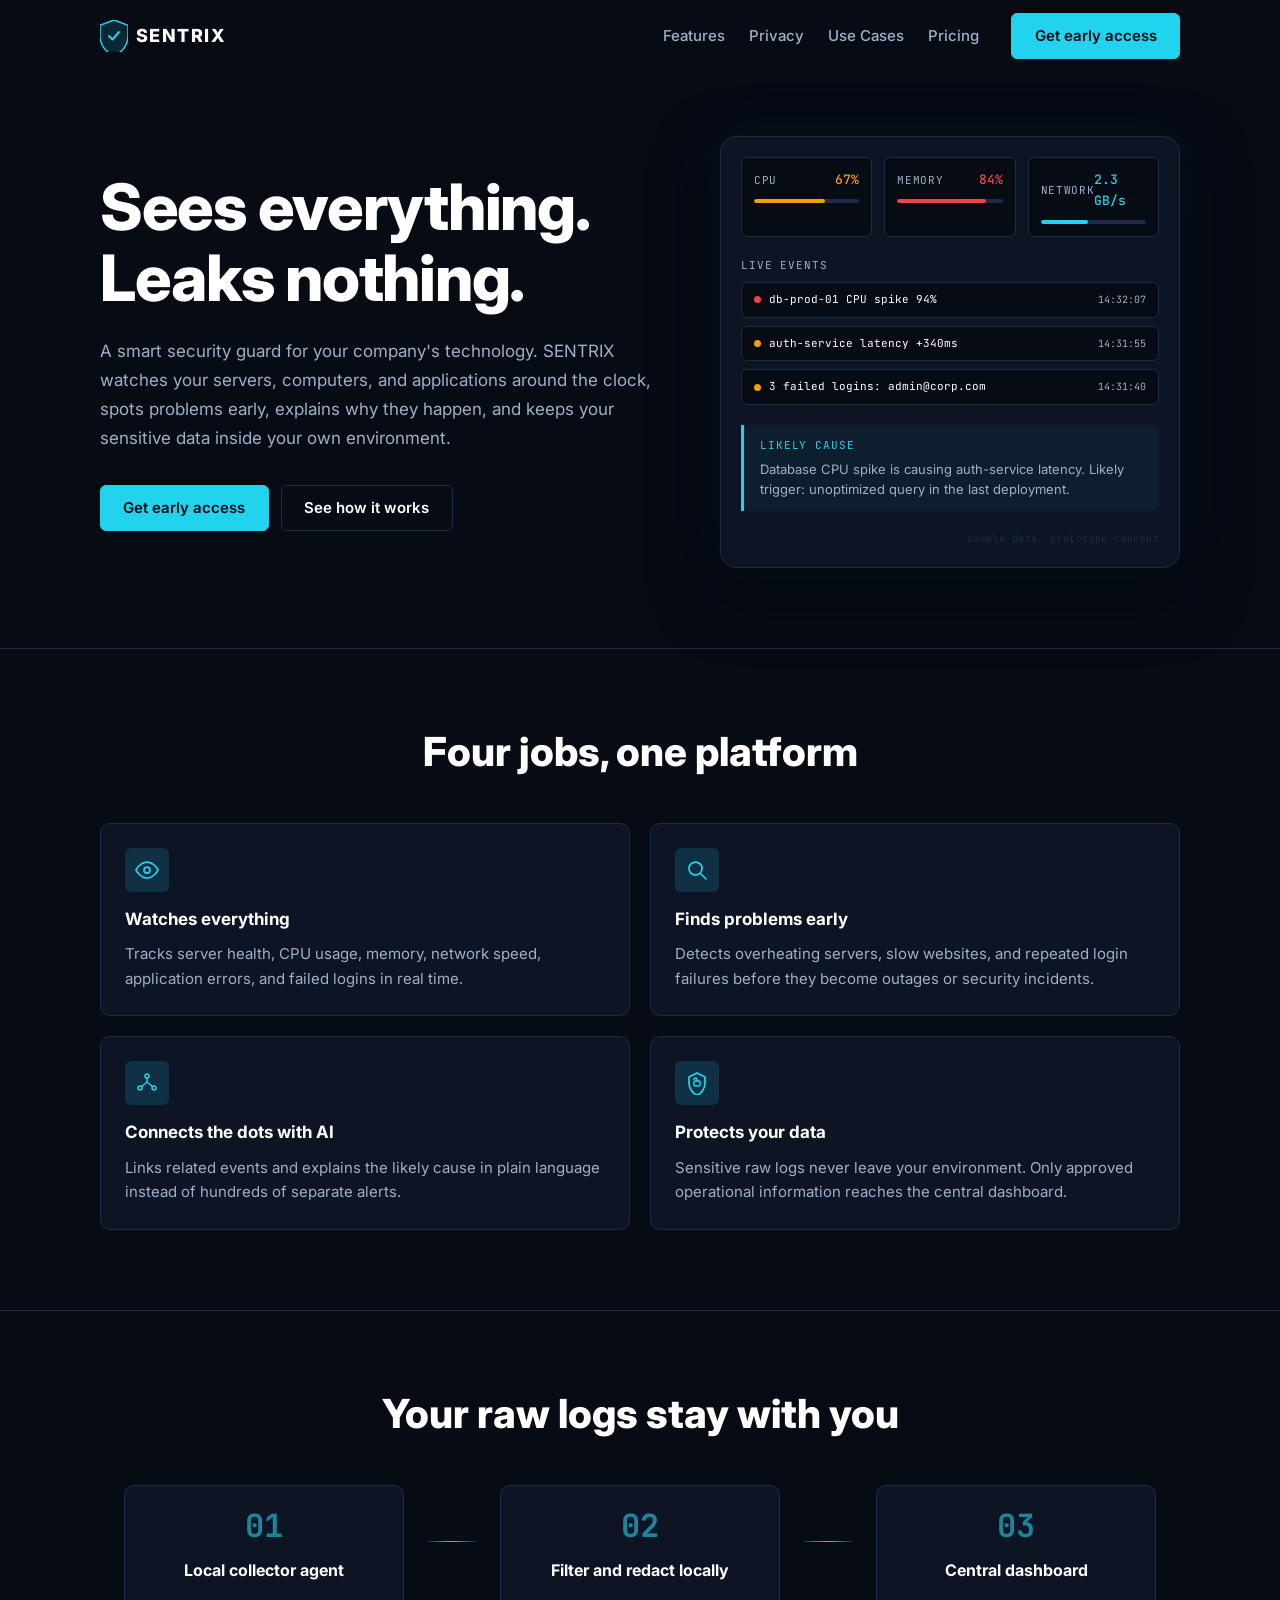
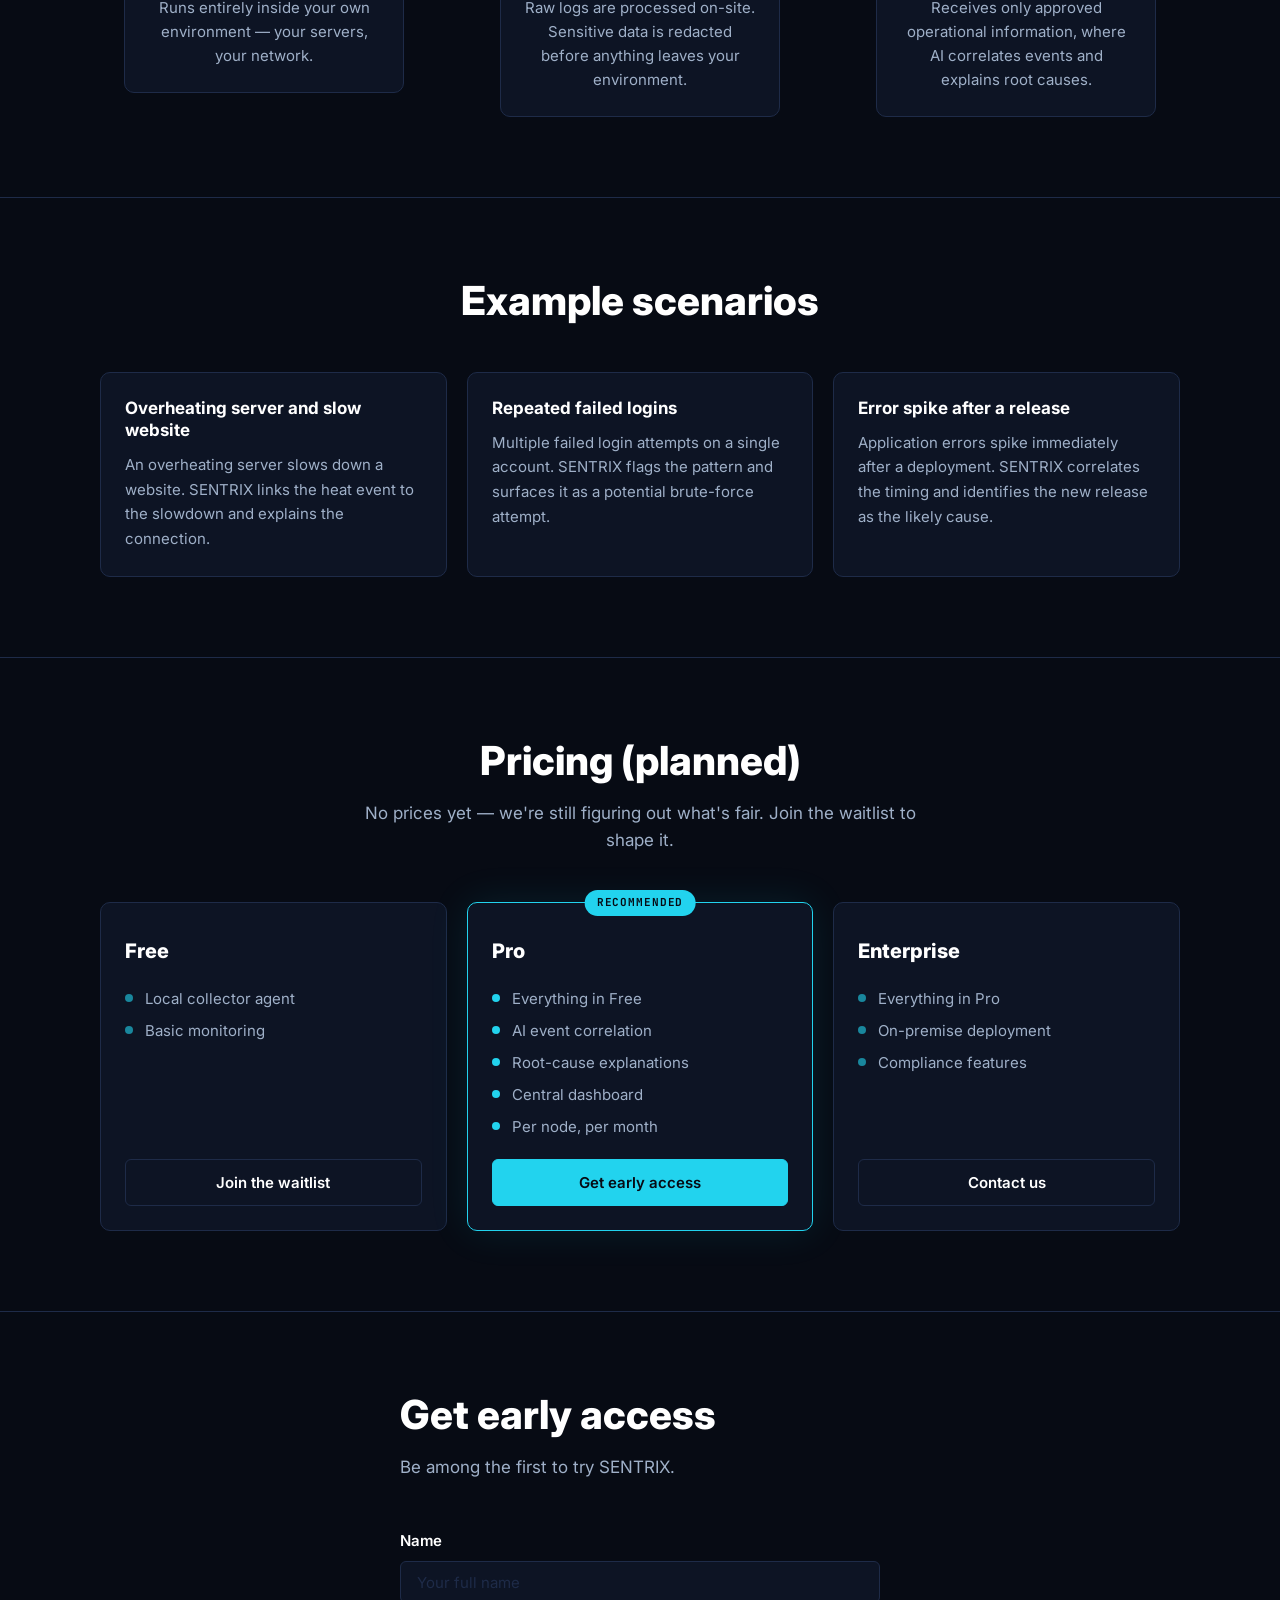
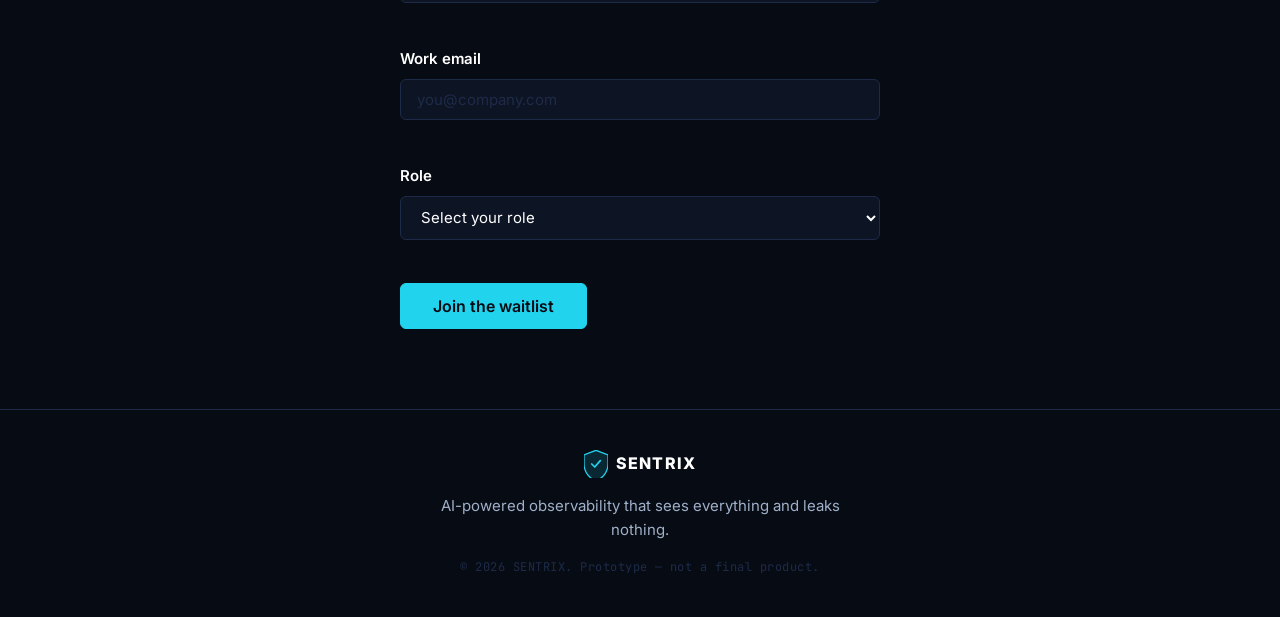
<file: index.html>
<!DOCTYPE html>
<html lang="en">
<head>
  <meta charset="UTF-8" />
  <meta name="viewport" content="width=device-width, initial-scale=1.0" />
  <meta name="description" content="SENTRIX — AI-powered observability that sees everything and leaks nothing. Smart security monitoring for your servers, computers, and applications." />
  <title>SENTRIX — Sees everything. Leaks nothing.</title>

  <!-- Google Fonts: Inter + JetBrains Mono -->
  <link rel="preconnect" href="https://fonts.googleapis.com" />
  <link rel="preconnect" href="https://fonts.gstatic.com" crossorigin />
  <link href="https://fonts.googleapis.com/css2?family=Inter:wght@400;500;600;700;800&family=JetBrains+Mono:wght@400;500&display=swap" rel="stylesheet" />

  <link rel="stylesheet" href="style.css" />
</head>
<body>

  <!-- ============================================================
       STICKY NAV
       ============================================================ -->
  <header class="nav" id="nav" role="banner">
    <div class="nav__inner container">

      <!-- Logo: inline SVG shield + wordmark -->
      <a href="#" class="nav__logo" aria-label="SENTRIX home">
        <svg class="nav__logo-icon" width="28" height="32" viewBox="0 0 28 32" fill="none" aria-hidden="true" xmlns="http://www.w3.org/2000/svg">
          <path d="M14 0L0 5.333V16c0 8.8 5.973 17.013 14 19.2C22.027 33.013 28 24.8 28 16V5.333L14 0Z" fill="#22D3EE" fill-opacity="0.15" stroke="#22D3EE" stroke-width="1.5"/>
          <path d="M9 16l3.5 3.5L19 12" stroke="#22D3EE" stroke-width="2" stroke-linecap="round" stroke-linejoin="round"/>
        </svg>
        <span class="nav__logo-text">SENTRIX</span>
      </a>

      <!-- Desktop nav links -->
      <nav class="nav__links" aria-label="Main navigation">
        <a href="#features" class="nav__link">Features</a>
        <a href="#privacy" class="nav__link">Privacy</a>
        <a href="#use-cases" class="nav__link">Use Cases</a>
        <a href="#pricing" class="nav__link">Pricing</a>
      </nav>

      <!-- CTA + hamburger -->
      <div class="nav__actions">
        <a href="#early-access" class="btn btn--cyan nav__cta">Get early access</a>
        <button
          class="nav__hamburger"
          id="hamburger"
          aria-label="Toggle navigation menu"
          aria-expanded="false"
          aria-controls="mobile-menu"
        >
          <!-- Three bars that animate into an X -->
          <span class="nav__hamburger-bar"></span>
          <span class="nav__hamburger-bar"></span>
          <span class="nav__hamburger-bar"></span>
        </button>
      </div>
    </div>

    <!-- Mobile menu (hidden by default, shown via .nav-open on <header>) -->
    <nav class="nav__mobile" id="mobile-menu" aria-label="Mobile navigation">
      <a href="#features" class="nav__mobile-link">Features</a>
      <a href="#privacy" class="nav__mobile-link">Privacy</a>
      <a href="#use-cases" class="nav__mobile-link">Use Cases</a>
      <a href="#pricing" class="nav__mobile-link">Pricing</a>
      <a href="#early-access" class="btn btn--cyan nav__mobile-cta">Get early access</a>
    </nav>
  </header>

  <main>

    <!-- ============================================================
         HERO
         ============================================================ -->
    <section class="hero" id="hero" aria-labelledby="hero-heading">
      <div class="container hero__inner">

        <!-- Left: copy -->
        <div class="hero__copy">
          <h1 class="hero__heading" id="hero-heading">Sees everything.<br />Leaks nothing.</h1>
          <p class="hero__body">
            A smart security guard for your company's technology. SENTRIX watches your servers,
            computers, and applications around the clock, spots problems early, explains why they
            happen, and keeps your sensitive data inside your own environment.
          </p>
          <div class="hero__actions">
            <a href="#early-access" class="btn btn--cyan">Get early access</a>
            <a href="#features" class="btn btn--outline">See how it works</a>
          </div>
        </div>

        <!-- Right: dashboard mockup (pure HTML/CSS) -->
        <div class="hero__dashboard" aria-label="SENTRIX dashboard prototype mockup" role="img">

          <!-- Metric tiles -->
          <div class="dash__metrics">
            <!-- CPU -->
            <div class="dash__tile">
              <div class="dash__tile-header">
                <span class="dash__tile-label">CPU</span>
                <span class="dash__tile-value dash__tile-value--warn">67%</span>
              </div>
              <div class="dash__bar" role="progressbar" aria-valuenow="67" aria-valuemin="0" aria-valuemax="100" aria-label="CPU usage 67%">
                <div class="dash__bar-fill dash__bar-fill--warn" style="width: 67%"></div>
              </div>
            </div>

            <!-- Memory -->
            <div class="dash__tile">
              <div class="dash__tile-header">
                <span class="dash__tile-label">Memory</span>
                <span class="dash__tile-value dash__tile-value--danger">84%</span>
              </div>
              <div class="dash__bar" role="progressbar" aria-valuenow="84" aria-valuemin="0" aria-valuemax="100" aria-label="Memory usage 84%">
                <div class="dash__bar-fill dash__bar-fill--danger" style="width: 84%"></div>
              </div>
            </div>

            <!-- Network -->
            <div class="dash__tile">
              <div class="dash__tile-header">
                <span class="dash__tile-label">Network</span>
                <span class="dash__tile-value">2.3 GB/s</span>
              </div>
              <div class="dash__bar" role="progressbar" aria-valuenow="45" aria-valuemin="0" aria-valuemax="100" aria-label="Network usage approximately 45%">
                <div class="dash__bar-fill" style="width: 45%"></div>
              </div>
            </div>
          </div>

          <!-- Event list -->
          <div class="dash__events">
            <p class="dash__section-label">Live events</p>
            <ul class="dash__event-list" role="list">
              <li class="dash__event">
                <span class="dash__event-dot dash__event-dot--danger"></span>
                <span class="dash__event-text">db-prod-01 CPU spike 94%</span>
                <span class="dash__event-time">14:32:07</span>
              </li>
              <li class="dash__event">
                <span class="dash__event-dot dash__event-dot--warn"></span>
                <span class="dash__event-text">auth-service latency +340ms</span>
                <span class="dash__event-time">14:31:55</span>
              </li>
              <li class="dash__event">
                <span class="dash__event-dot dash__event-dot--warn"></span>
                <span class="dash__event-text">3 failed logins: admin@corp.com</span>
                <span class="dash__event-time">14:31:40</span>
              </li>
            </ul>
          </div>

          <!-- Likely cause box -->
          <div class="dash__cause">
            <p class="dash__cause-label">Likely cause</p>
            <p class="dash__cause-text">
              Database CPU spike is causing auth-service latency. Likely trigger: unoptimized
              query in the last deployment.
            </p>
          </div>

          <!-- Sample data disclaimer -->
          <p class="dash__disclaimer">sample data, prototype concept</p>
        </div><!-- /.hero__dashboard -->

      </div>
    </section>

    <!-- ============================================================
         FEATURES — Four jobs, one platform
         ============================================================ -->
    <section class="features" id="features" aria-labelledby="features-heading">
      <div class="container">
        <h2 class="section-heading" id="features-heading">Four jobs, one platform</h2>

        <div class="features__grid">

          <!-- Card 1: Watches everything -->
          <article class="card" aria-labelledby="feat-1-title">
            <div class="card__icon" aria-hidden="true">
              <!-- Eye icon -->
              <svg width="24" height="24" viewBox="0 0 24 24" fill="none" xmlns="http://www.w3.org/2000/svg">
                <path d="M1 12C1 12 5 4 12 4s11 8 11 8-4 8-11 8S1 12 1 12Z" stroke="#22D3EE" stroke-width="1.75" stroke-linejoin="round"/>
                <circle cx="12" cy="12" r="3" stroke="#22D3EE" stroke-width="1.75"/>
              </svg>
            </div>
            <h3 class="card__title" id="feat-1-title">Watches everything</h3>
            <p class="card__body">
              Tracks server health, CPU usage, memory, network speed, application errors,
              and failed logins in real time.
            </p>
          </article>

          <!-- Card 2: Finds problems early -->
          <article class="card" aria-labelledby="feat-2-title">
            <div class="card__icon" aria-hidden="true">
              <!-- Magnify / search icon -->
              <svg width="24" height="24" viewBox="0 0 24 24" fill="none" xmlns="http://www.w3.org/2000/svg">
                <circle cx="10.5" cy="10.5" r="6.5" stroke="#22D3EE" stroke-width="1.75"/>
                <path d="M15.5 15.5L21 21" stroke="#22D3EE" stroke-width="1.75" stroke-linecap="round"/>
              </svg>
            </div>
            <h3 class="card__title" id="feat-2-title">Finds problems early</h3>
            <p class="card__body">
              Detects overheating servers, slow websites, and repeated login failures before
              they become outages or security incidents.
            </p>
          </article>

          <!-- Card 3: Connects the dots with AI -->
          <article class="card" aria-labelledby="feat-3-title">
            <div class="card__icon" aria-hidden="true">
              <!-- Brain / AI icon (stylised nodes) -->
              <svg width="24" height="24" viewBox="0 0 24 24" fill="none" xmlns="http://www.w3.org/2000/svg">
                <circle cx="12" cy="5" r="2" stroke="#22D3EE" stroke-width="1.5"/>
                <circle cx="5" cy="17" r="2" stroke="#22D3EE" stroke-width="1.5"/>
                <circle cx="19" cy="17" r="2" stroke="#22D3EE" stroke-width="1.5"/>
                <path d="M12 7v4M12 11l-5.13 4.3M12 11l5.13 4.3" stroke="#22D3EE" stroke-width="1.5" stroke-linecap="round"/>
              </svg>
            </div>
            <h3 class="card__title" id="feat-3-title">Connects the dots with AI</h3>
            <p class="card__body">
              Links related events and explains the likely cause in plain language instead of
              hundreds of separate alerts.
            </p>
          </article>

          <!-- Card 4: Protects your data -->
          <article class="card" aria-labelledby="feat-4-title">
            <div class="card__icon" aria-hidden="true">
              <!-- Lock / shield icon -->
              <svg width="24" height="24" viewBox="0 0 24 24" fill="none" xmlns="http://www.w3.org/2000/svg">
                <path d="M12 2L4 6v6c0 5.5 3.5 10.74 8 12 4.5-1.26 8-6.5 8-12V6L12 2Z" stroke="#22D3EE" stroke-width="1.75" stroke-linejoin="round"/>
                <rect x="9" y="10" width="6" height="5" rx="1" stroke="#22D3EE" stroke-width="1.5"/>
                <path d="M12 10V8.5a1.5 1.5 0 0 0-3 0" stroke="#22D3EE" stroke-width="1.5" stroke-linecap="round"/>
              </svg>
            </div>
            <h3 class="card__title" id="feat-4-title">Protects your data</h3>
            <p class="card__body">
              Sensitive raw logs never leave your environment. Only approved operational
              information reaches the central dashboard.
            </p>
          </article>

        </div><!-- /.features__grid -->
      </div>
    </section>

    <!-- ============================================================
         PRIVACY — Your raw logs stay with you
         ============================================================ -->
    <section class="privacy" id="privacy" aria-labelledby="privacy-heading">
      <div class="container">
        <h2 class="section-heading" id="privacy-heading">Your raw logs stay with you</h2>

        <!-- Three-step horizontal flow (stacks on mobile) -->
        <div class="privacy__steps">

          <div class="privacy__step">
            <div class="privacy__step-num" aria-hidden="true">01</div>
            <h3 class="privacy__step-title">Local collector agent</h3>
            <p class="privacy__step-body">
              Runs entirely inside your own environment — your servers, your network.
            </p>
          </div>

          <!-- Connector line (hidden on mobile, decorative) -->
          <div class="privacy__connector" aria-hidden="true"></div>

          <div class="privacy__step">
            <div class="privacy__step-num" aria-hidden="true">02</div>
            <h3 class="privacy__step-title">Filter and redact locally</h3>
            <p class="privacy__step-body">
              Raw logs are processed on-site. Sensitive data is redacted before anything
              leaves your environment.
            </p>
          </div>

          <!-- Connector line -->
          <div class="privacy__connector" aria-hidden="true"></div>

          <div class="privacy__step">
            <div class="privacy__step-num" aria-hidden="true">03</div>
            <h3 class="privacy__step-title">Central dashboard</h3>
            <p class="privacy__step-body">
              Receives only approved operational information, where AI correlates events and
              explains root causes.
            </p>
          </div>

        </div><!-- /.privacy__steps -->
      </div>
    </section>

    <!-- ============================================================
         USE CASES — Example scenarios
         ============================================================ -->
    <section class="use-cases" id="use-cases" aria-labelledby="use-cases-heading">
      <div class="container">
        <h2 class="section-heading" id="use-cases-heading">Example scenarios</h2>

        <div class="use-cases__grid">

          <article class="card" aria-labelledby="uc-1-title">
            <h3 class="card__title" id="uc-1-title">Overheating server and slow website</h3>
            <p class="card__body">
              An overheating server slows down a website. SENTRIX links the heat event to the
              slowdown and explains the connection.
            </p>
          </article>

          <article class="card" aria-labelledby="uc-2-title">
            <h3 class="card__title" id="uc-2-title">Repeated failed logins</h3>
            <p class="card__body">
              Multiple failed login attempts on a single account. SENTRIX flags the pattern
              and surfaces it as a potential brute-force attempt.
            </p>
          </article>

          <article class="card" aria-labelledby="uc-3-title">
            <h3 class="card__title" id="uc-3-title">Error spike after a release</h3>
            <p class="card__body">
              Application errors spike immediately after a deployment. SENTRIX correlates the
              timing and identifies the new release as the likely cause.
            </p>
          </article>

        </div><!-- /.use-cases__grid -->
      </div>
    </section>

    <!-- ============================================================
         PRICING — Pricing (planned)
         ============================================================ -->
    <section class="pricing" id="pricing" aria-labelledby="pricing-heading">
      <div class="container">
        <h2 class="section-heading" id="pricing-heading">Pricing (planned)</h2>
        <p class="section-subheading">
          No prices yet — we're still figuring out what's fair. Join the waitlist to shape it.
        </p>

        <div class="pricing__grid">

          <!-- Free tier -->
          <article class="pricing__card" aria-labelledby="tier-free-title">
            <h3 class="pricing__tier-name" id="tier-free-title">Free</h3>
            <ul class="pricing__features" role="list">
              <li class="pricing__feature">Local collector agent</li>
              <li class="pricing__feature">Basic monitoring</li>
            </ul>
            <a href="#early-access" class="btn btn--outline pricing__cta">Join the waitlist</a>
          </article>

          <!-- Pro tier (highlighted) -->
          <article class="pricing__card pricing__card--pro" aria-labelledby="tier-pro-title">
            <div class="pricing__badge">Recommended</div>
            <h3 class="pricing__tier-name" id="tier-pro-title">Pro</h3>
            <ul class="pricing__features" role="list">
              <li class="pricing__feature">Everything in Free</li>
              <li class="pricing__feature">AI event correlation</li>
              <li class="pricing__feature">Root-cause explanations</li>
              <li class="pricing__feature">Central dashboard</li>
              <li class="pricing__feature">Per node, per month</li>
            </ul>
            <a href="#early-access" class="btn btn--cyan pricing__cta">Get early access</a>
          </article>

          <!-- Enterprise tier -->
          <article class="pricing__card" aria-labelledby="tier-ent-title">
            <h3 class="pricing__tier-name" id="tier-ent-title">Enterprise</h3>
            <ul class="pricing__features" role="list">
              <li class="pricing__feature">Everything in Pro</li>
              <li class="pricing__feature">On-premise deployment</li>
              <li class="pricing__feature">Compliance features</li>
            </ul>
            <a href="#early-access" class="btn btn--outline pricing__cta">Contact us</a>
          </article>

        </div><!-- /.pricing__grid -->
      </div>
    </section>

    <!-- ============================================================
         EARLY ACCESS FORM
         ============================================================ -->
    <section class="early-access" id="early-access" aria-labelledby="form-heading">
      <div class="container early-access__inner">
        <h2 class="section-heading" id="form-heading">Get early access</h2>
        <p class="section-subheading">Be among the first to try SENTRIX.</p>

        <!-- Form wrapper — JS shows success message in its place -->
        <div class="early-access__form-wrap" id="form-wrap">
          <form
            class="early-access__form"
            id="waitlist-form"
            novalidate
            aria-label="Early access waitlist form"
          >

            <!-- Name -->
            <div class="form__group">
              <label class="form__label" for="field-name">Name</label>
              <input
                class="form__input"
                type="text"
                id="field-name"
                name="name"
                autocomplete="name"
                required
                placeholder="Your full name"
                aria-required="true"
              />
              <span class="form__error" id="error-name" role="alert" aria-live="polite"></span>
            </div>

            <!-- Work email -->
            <div class="form__group">
              <label class="form__label" for="field-email">Work email</label>
              <input
                class="form__input"
                type="email"
                id="field-email"
                name="email"
                autocomplete="email"
                required
                placeholder="you@company.com"
                aria-required="true"
              />
              <span class="form__error" id="error-email" role="alert" aria-live="polite"></span>
            </div>

            <!-- Role -->
            <div class="form__group">
              <label class="form__label" for="field-role">Role</label>
              <select
                class="form__select"
                id="field-role"
                name="role"
                required
                aria-required="true"
              >
                <option value="" disabled selected>Select your role</option>
                <option value="devops">DevOps engineer</option>
                <option value="it-ops">IT operations manager</option>
                <option value="other">Other</option>
              </select>
              <span class="form__error" id="error-role" role="alert" aria-live="polite"></span>
            </div>

            <!-- Submit -->
            <button type="submit" class="btn btn--cyan form__submit">Join the waitlist</button>

          </form><!-- /#waitlist-form -->
        </div><!-- /#form-wrap -->

        <!-- Success message (hidden until form submission) -->
        <div class="early-access__success" id="form-success" aria-live="polite" hidden>
          <p class="early-access__success-text">
            Thanks, you're on the list! We'll be in touch soon.
          </p>
        </div>

      </div>
    </section>

  </main>

  <!-- ============================================================
       FOOTER
       ============================================================ -->
  <footer class="footer" role="contentinfo">
    <div class="container footer__inner">

      <!-- Logo -->
      <a href="#" class="footer__logo" aria-label="SENTRIX home">
        <svg class="footer__logo-icon" width="24" height="28" viewBox="0 0 28 32" fill="none" aria-hidden="true" xmlns="http://www.w3.org/2000/svg">
          <path d="M14 0L0 5.333V16c0 8.8 5.973 17.013 14 19.2C22.027 33.013 28 24.8 28 16V5.333L14 0Z" fill="#22D3EE" fill-opacity="0.15" stroke="#22D3EE" stroke-width="1.5"/>
          <path d="M9 16l3.5 3.5L19 12" stroke="#22D3EE" stroke-width="2" stroke-linecap="round" stroke-linejoin="round"/>
        </svg>
        <span class="footer__logo-text">SENTRIX</span>
      </a>

      <p class="footer__tagline">
        AI-powered observability that sees everything and leaks nothing.
      </p>

      <p class="footer__copy">
        &copy; 2026 SENTRIX. Prototype &mdash; not a final product.
      </p>

    </div>
  </footer>

  <script src="script.js"></script>
</body>
</html>
</file>
<file: style.css>
/* ================================================================
   SENTRIX — style.css
   Mobile-first stylesheet using CSS custom properties.
   Sections are commented to match index.html structure.
   ================================================================ */

/* ----------------------------------------------------------------
   1. CUSTOM PROPERTIES (design tokens)
   ---------------------------------------------------------------- */
:root {
  /* Colors */
  --color-bg:         #070B14;   /* Page background */
  --color-card:       #0D1424;   /* Card / panel background */
  --color-border:     #1E2B48;   /* Card borders */
  --color-accent:     #22D3EE;   /* Cyan accent */
  --color-accent-dim: #22D3EE26; /* Cyan with low opacity (backgrounds) */
  --color-white:      #FFFFFF;
  --color-muted:      #9FB0C8;   /* Body / secondary text */
  --color-warn:       #F59E0B;   /* Amber — moderate warning */
  --color-danger:     #EF4444;   /* Red — critical alert */

  /* Typography */
  --font-sans:  'Inter', system-ui, sans-serif;
  --font-mono:  'JetBrains Mono', 'Courier New', monospace;

  /* Spacing scale (multiples of 4px) */
  --space-1:  4px;
  --space-2:  8px;
  --space-3:  12px;
  --space-4:  16px;
  --space-5:  20px;
  --space-6:  24px;
  --space-8:  32px;
  --space-10: 40px;
  --space-12: 48px;
  --space-16: 64px;
  --space-20: 80px;
  --space-24: 96px;

  /* Border radius */
  --radius-sm: 6px;
  --radius-md: 10px;
  --radius-lg: 16px;

  /* Nav height — used to offset scroll anchors */
  --nav-height: 72px;

  /* Transition */
  --transition: 0.2s ease;
}

/* ----------------------------------------------------------------
   2. RESET & BASE
   ---------------------------------------------------------------- */
*, *::before, *::after {
  box-sizing: border-box;
  margin: 0;
  padding: 0;
}

html {
  /* Smooth scrolling for anchor links */
  scroll-behavior: smooth;
  /* Offset anchors so sticky nav doesn't cover headings */
  scroll-padding-top: var(--nav-height);
}

body {
  background-color: var(--color-bg);
  color: var(--color-muted);
  font-family: var(--font-sans);
  font-size: 16px;
  line-height: 1.6;
  -webkit-font-smoothing: antialiased;
}

/* Visible focus ring for keyboard navigation */
:focus-visible {
  outline: 2px solid var(--color-accent);
  outline-offset: 3px;
  border-radius: var(--radius-sm);
}

/* Remove default list styles where semantic lists are used for UI */
ul {
  list-style: none;
}

a {
  color: inherit;
  text-decoration: none;
}

img, svg {
  display: block;
}

/* ----------------------------------------------------------------
   3. LAYOUT UTILITY
   ---------------------------------------------------------------- */

/* Centered max-width wrapper */
.container {
  width: 100%;
  max-width: 1160px;
  margin-inline: auto;
  padding-inline: var(--space-5);
}

/* ----------------------------------------------------------------
   4. TYPOGRAPHY UTILITIES
   ---------------------------------------------------------------- */

/* White section headings (h2) */
.section-heading {
  font-size: clamp(1.75rem, 4vw, 2.5rem);
  font-weight: 800;
  color: var(--color-white);
  line-height: 1.15;
  margin-bottom: var(--space-4);
  text-align: center;
}

/* Muted subheadings beneath section headings */
.section-subheading {
  color: var(--color-muted);
  font-size: 1.0625rem;
  text-align: center;
  max-width: 560px;
  margin-inline: auto;
  margin-bottom: var(--space-12);
}

/* ----------------------------------------------------------------
   5. BUTTON COMPONENTS
   ---------------------------------------------------------------- */
.btn {
  display: inline-flex;
  align-items: center;
  justify-content: center;
  gap: var(--space-2);
  padding: 0.65rem 1.4rem;
  border-radius: var(--radius-sm);
  font-family: var(--font-sans);
  font-size: 0.9375rem;
  font-weight: 600;
  cursor: pointer;
  transition: background-color var(--transition), color var(--transition),
              border-color var(--transition), box-shadow var(--transition);
  text-decoration: none;
  border: 1.5px solid transparent;
  white-space: nowrap;
}

/* Cyan filled button */
.btn--cyan {
  background-color: var(--color-accent);
  color: var(--color-bg);
  border-color: var(--color-accent);
}

.btn--cyan:hover,
.btn--cyan:focus-visible {
  background-color: #38E8FF;
  border-color: #38E8FF;
  box-shadow: 0 0 0 4px var(--color-accent-dim);
}

/* Outline / ghost button */
.btn--outline {
  background-color: transparent;
  color: var(--color-white);
  border-color: var(--color-border);
}

.btn--outline:hover,
.btn--outline:focus-visible {
  border-color: var(--color-accent);
  color: var(--color-accent);
}

/* ----------------------------------------------------------------
   6. STICKY NAV
   ---------------------------------------------------------------- */
.nav {
  position: fixed;
  top: 0;
  left: 0;
  right: 0;
  z-index: 100;
  height: var(--nav-height);
  background-color: var(--color-bg);
  border-bottom: 1px solid transparent;
  transition: border-color var(--transition), box-shadow var(--transition),
              background-color var(--transition);
}

/* Shadow state added by JS on scroll */
.nav--scrolled {
  border-bottom-color: var(--color-border);
  box-shadow: 0 4px 24px rgba(0, 0, 0, 0.5);
  background-color: rgba(7, 11, 20, 0.95);
  backdrop-filter: blur(10px);
}

.nav__inner {
  display: flex;
  align-items: center;
  height: var(--nav-height);
  gap: var(--space-8);
}

/* Logo */
.nav__logo {
  display: flex;
  align-items: center;
  gap: var(--space-2);
  flex-shrink: 0;
}

.nav__logo-icon {
  flex-shrink: 0;
}

.nav__logo-text {
  font-size: 1.125rem;
  font-weight: 800;
  color: var(--color-white);
  letter-spacing: 0.08em;
}

/* Desktop nav links */
.nav__links {
  display: none; /* Hidden on mobile; shown at wider breakpoint */
  align-items: center;
  gap: var(--space-6);
  margin-left: auto;
}

.nav__link {
  font-size: 0.9375rem;
  font-weight: 500;
  color: var(--color-muted);
  transition: color var(--transition);
}

.nav__link:hover,
.nav__link:focus-visible {
  color: var(--color-white);
}

/* Nav right-side actions */
.nav__actions {
  display: flex;
  align-items: center;
  gap: var(--space-3);
  margin-left: auto;
}

/* Desktop CTA — hidden on mobile */
.nav__cta {
  display: none;
}

/* Hamburger button */
.nav__hamburger {
  display: flex;
  flex-direction: column;
  justify-content: center;
  gap: 5px;
  width: 36px;
  height: 36px;
  background: none;
  border: none;
  cursor: pointer;
  padding: 4px;
  border-radius: var(--radius-sm);
  transition: background-color var(--transition);
}

.nav__hamburger:hover {
  background-color: var(--color-card);
}

.nav__hamburger-bar {
  display: block;
  height: 2px;
  background-color: var(--color-white);
  border-radius: 2px;
  transition: transform var(--transition), opacity var(--transition), width var(--transition);
  transform-origin: center;
}

/* Animate hamburger bars into an X when menu is open */
.nav-open .nav__hamburger-bar:nth-child(1) {
  transform: translateY(7px) rotate(45deg);
}
.nav-open .nav__hamburger-bar:nth-child(2) {
  opacity: 0;
  transform: scaleX(0);
}
.nav-open .nav__hamburger-bar:nth-child(3) {
  transform: translateY(-7px) rotate(-45deg);
}

/* Mobile dropdown menu */
.nav__mobile {
  display: flex;
  flex-direction: column;
  gap: var(--space-1);
  background-color: rgba(7, 11, 20, 0.98);
  border-bottom: 1px solid var(--color-border);
  padding: var(--space-4) var(--space-5) var(--space-5);
  /* Hidden by default: use max-height + opacity for smooth animation */
  max-height: 0;
  overflow: hidden;
  opacity: 0;
  pointer-events: none;
  transition: max-height 0.3s ease, opacity 0.3s ease, padding 0.3s ease;
}

/* Show mobile menu when .nav-open is on the nav element */
.nav-open .nav__mobile {
  max-height: 360px;
  opacity: 1;
  pointer-events: auto;
}

.nav__mobile-link {
  font-size: 1rem;
  font-weight: 500;
  color: var(--color-muted);
  padding: var(--space-3) 0;
  border-bottom: 1px solid var(--color-border);
  transition: color var(--transition);
}

.nav__mobile-link:hover,
.nav__mobile-link:focus-visible {
  color: var(--color-white);
}

.nav__mobile-cta {
  margin-top: var(--space-4);
  width: 100%;
}

/* ----------------------------------------------------------------
   7. HERO
   ---------------------------------------------------------------- */
.hero {
  padding-top: calc(var(--nav-height) + var(--space-16));
  padding-bottom: var(--space-20);
}

.hero__inner {
  display: flex;
  flex-direction: column;
  gap: var(--space-12);
  align-items: flex-start;
}

.hero__copy {
  max-width: 580px;
}

.hero__heading {
  font-size: clamp(2.25rem, 6vw, 4rem);
  font-weight: 800;
  color: var(--color-white);
  line-height: 1.1;
  letter-spacing: -0.02em;
  margin-bottom: var(--space-6);
}

.hero__body {
  font-size: 1.0625rem;
  line-height: 1.7;
  color: var(--color-muted);
  margin-bottom: var(--space-8);
}

.hero__actions {
  display: flex;
  flex-wrap: wrap;
  gap: var(--space-3);
}

/* ----------------------------------------------------------------
   8. DASHBOARD MOCKUP (Hero right panel)
   ---------------------------------------------------------------- */
.hero__dashboard {
  width: 100%;
  max-width: 520px;
  background-color: var(--color-card);
  border: 1px solid var(--color-border);
  border-radius: var(--radius-lg);
  padding: var(--space-5);
  display: flex;
  flex-direction: column;
  gap: var(--space-5);
  /* Subtle glow to make it feel like a live screen */
  box-shadow: 0 0 60px rgba(34, 211, 238, 0.06), 0 24px 64px rgba(0, 0, 0, 0.5);
}

/* Metric tiles row */
.dash__metrics {
  display: grid;
  grid-template-columns: repeat(3, 1fr);
  gap: var(--space-3);
}

.dash__tile {
  background-color: var(--color-bg);
  border: 1px solid var(--color-border);
  border-radius: var(--radius-sm);
  padding: var(--space-3);
  display: flex;
  flex-direction: column;
  gap: var(--space-2);
}

.dash__tile-header {
  display: flex;
  align-items: center;
  justify-content: space-between;
}

.dash__tile-label {
  font-family: var(--font-mono);
  font-size: 0.6875rem;
  color: var(--color-muted);
  letter-spacing: 0.06em;
  text-transform: uppercase;
}

.dash__tile-value {
  font-family: var(--font-mono);
  font-size: 0.8125rem;
  font-weight: 500;
  color: var(--color-accent);
}

.dash__tile-value--warn   { color: var(--color-warn); }
.dash__tile-value--danger { color: var(--color-danger); }

/* Progress bar track */
.dash__bar {
  height: 4px;
  background-color: var(--color-border);
  border-radius: 2px;
  overflow: hidden;
}

/* Progress bar fill — default cyan */
.dash__bar-fill {
  height: 100%;
  background-color: var(--color-accent);
  border-radius: 2px;
  transition: width 0.6s ease;
}

.dash__bar-fill--warn   { background-color: var(--color-warn); }
.dash__bar-fill--danger { background-color: var(--color-danger); }

/* Event section label */
.dash__section-label {
  font-family: var(--font-mono);
  font-size: 0.6875rem;
  letter-spacing: 0.08em;
  text-transform: uppercase;
  color: var(--color-muted);
  margin-bottom: var(--space-2);
}

/* Event list */
.dash__event-list {
  display: flex;
  flex-direction: column;
  gap: var(--space-2);
}

.dash__event {
  display: flex;
  align-items: center;
  gap: var(--space-2);
  background-color: var(--color-bg);
  border: 1px solid var(--color-border);
  border-radius: var(--radius-sm);
  padding: var(--space-2) var(--space-3);
}

/* Coloured dot indicator */
.dash__event-dot {
  width: 7px;
  height: 7px;
  border-radius: 50%;
  flex-shrink: 0;
  background-color: var(--color-accent);
}

.dash__event-dot--warn   { background-color: var(--color-warn); }
.dash__event-dot--danger { background-color: var(--color-danger); }

.dash__event-text {
  font-family: var(--font-mono);
  font-size: 0.6875rem;
  color: var(--color-white);
  flex: 1;
  min-width: 0;
  overflow: hidden;
  text-overflow: ellipsis;
  white-space: nowrap;
}

.dash__event-time {
  font-family: var(--font-mono);
  font-size: 0.625rem;
  color: var(--color-muted);
  flex-shrink: 0;
}

/* Likely cause box — cyan left-border accent */
.dash__cause {
  border-left: 3px solid var(--color-accent);
  background-color: rgba(34, 211, 238, 0.05);
  border-radius: 0 var(--radius-sm) var(--radius-sm) 0;
  padding: var(--space-3) var(--space-4);
}

.dash__cause-label {
  font-family: var(--font-mono);
  font-size: 0.6875rem;
  letter-spacing: 0.08em;
  text-transform: uppercase;
  color: var(--color-accent);
  margin-bottom: var(--space-1);
}

.dash__cause-text {
  font-size: 0.8125rem;
  line-height: 1.55;
  color: var(--color-muted);
}

/* Sample data disclaimer */
.dash__disclaimer {
  font-family: var(--font-mono);
  font-size: 0.625rem;
  color: var(--color-border);
  text-align: right;
  letter-spacing: 0.04em;
}

/* ----------------------------------------------------------------
   9. SHARED CARD COMPONENT
   Used by Features and Use Cases sections.
   ---------------------------------------------------------------- */
.card {
  background-color: var(--color-card);
  border: 1px solid var(--color-border);
  border-radius: var(--radius-md);
  padding: var(--space-6);
  transition: border-color var(--transition), box-shadow var(--transition);
}

.card:hover {
  border-color: rgba(34, 211, 238, 0.4);
  box-shadow: 0 4px 32px rgba(34, 211, 238, 0.06);
}

.card__icon {
  width: 44px;
  height: 44px;
  background-color: var(--color-accent-dim);
  border-radius: var(--radius-sm);
  display: flex;
  align-items: center;
  justify-content: center;
  margin-bottom: var(--space-4);
}

.card__title {
  font-size: 1.0625rem;
  font-weight: 700;
  color: var(--color-white);
  margin-bottom: var(--space-3);
  line-height: 1.3;
}

.card__body {
  font-size: 0.9375rem;
  line-height: 1.65;
  color: var(--color-muted);
}

/* ----------------------------------------------------------------
   10. FEATURES SECTION
   ---------------------------------------------------------------- */
.features {
  padding-block: var(--space-20);
  border-top: 1px solid var(--color-border);
}

.features .section-heading {
  margin-bottom: var(--space-12);
}

/* 1-column on mobile, 2×2 on wider screens */
.features__grid {
  display: grid;
  grid-template-columns: 1fr;
  gap: var(--space-5);
}

/* ----------------------------------------------------------------
   11. PRIVACY SECTION
   ---------------------------------------------------------------- */
.privacy {
  padding-block: var(--space-20);
  border-top: 1px solid var(--color-border);
}

.privacy .section-heading {
  margin-bottom: var(--space-12);
}

/* Steps container — column on mobile, row on desktop */
.privacy__steps {
  display: flex;
  flex-direction: column;
  gap: var(--space-6);
  align-items: center;
}

/* Individual step */
.privacy__step {
  background-color: var(--color-card);
  border: 1px solid var(--color-border);
  border-radius: var(--radius-md);
  padding: var(--space-6);
  width: 100%;
  max-width: 320px;
  text-align: center;
}

/* Large step number */
.privacy__step-num {
  font-family: var(--font-mono);
  font-size: 2rem;
  font-weight: 700;
  color: var(--color-accent);
  opacity: 0.6;
  line-height: 1;
  margin-bottom: var(--space-4);
}

.privacy__step-title {
  font-size: 1rem;
  font-weight: 700;
  color: var(--color-white);
  margin-bottom: var(--space-3);
}

.privacy__step-body {
  font-size: 0.9375rem;
  line-height: 1.6;
  color: var(--color-muted);
}

/* Connecting line/arrow between steps — decorative, hidden on mobile */
.privacy__connector {
  display: none;
  width: 48px;
  height: 1px;
  background: linear-gradient(to right, var(--color-border), var(--color-accent), var(--color-border));
  flex-shrink: 0;
  margin-top: 0; /* vertically centred by flex align-items */
}

/* ----------------------------------------------------------------
   12. USE CASES SECTION
   ---------------------------------------------------------------- */
.use-cases {
  padding-block: var(--space-20);
  border-top: 1px solid var(--color-border);
}

.use-cases .section-heading {
  margin-bottom: var(--space-12);
}

/* 1 column on mobile, 3 columns on wide screens */
.use-cases__grid {
  display: grid;
  grid-template-columns: 1fr;
  gap: var(--space-5);
}

/* ----------------------------------------------------------------
   13. PRICING SECTION
   ---------------------------------------------------------------- */
.pricing {
  padding-block: var(--space-20);
  border-top: 1px solid var(--color-border);
}

.pricing .section-heading {
  margin-bottom: var(--space-4);
}

/* Pricing cards grid — 1 col mobile, 3 col desktop */
.pricing__grid {
  display: grid;
  grid-template-columns: 1fr;
  gap: var(--space-5);
  align-items: start;
}

.pricing__card {
  background-color: var(--color-card);
  border: 1px solid var(--color-border);
  border-radius: var(--radius-md);
  padding: var(--space-6);
  position: relative;
  display: flex;
  flex-direction: column;
  gap: var(--space-5);
}

/* Pro card gets a cyan border highlight */
.pricing__card--pro {
  border-color: var(--color-accent);
  box-shadow: 0 0 40px rgba(34, 211, 238, 0.1);
}

/* "Most popular" badge */
.pricing__badge {
  position: absolute;
  top: -13px;
  left: 50%;
  transform: translateX(-50%);
  background-color: var(--color-accent);
  color: var(--color-bg);
  font-family: var(--font-mono);
  font-size: 0.6875rem;
  font-weight: 700;
  letter-spacing: 0.08em;
  text-transform: uppercase;
  padding: var(--space-1) var(--space-3);
  border-radius: 20px;
  white-space: nowrap;
}

.pricing__tier-name {
  font-size: 1.25rem;
  font-weight: 800;
  color: var(--color-white);
  margin-top: var(--space-2); /* Extra room below badge on Pro */
}

/* Feature list inside pricing card */
.pricing__features {
  display: flex;
  flex-direction: column;
  gap: var(--space-2);
  flex: 1;
}

.pricing__feature {
  font-size: 0.9375rem;
  color: var(--color-muted);
  padding-left: var(--space-5);
  position: relative;
}

/* Cyan bullet / checkmark */
.pricing__feature::before {
  content: '';
  position: absolute;
  left: 0;
  top: 0.45em;
  width: 8px;
  height: 8px;
  border-radius: 50%;
  background-color: var(--color-accent);
  opacity: 0.6;
}

.pricing__card--pro .pricing__feature::before {
  opacity: 1;
}

.pricing__cta {
  width: 100%;
  margin-top: auto;
}

/* ----------------------------------------------------------------
   14. EARLY ACCESS FORM
   ---------------------------------------------------------------- */
.early-access {
  padding-block: var(--space-20);
  border-top: 1px solid var(--color-border);
}

.early-access__inner {
  max-width: 560px;
}

.early-access .section-heading {
  text-align: left;
}

.early-access .section-subheading {
  text-align: left;
  margin-inline: 0;
}

.early-access__form-wrap {
  /* Just a wrapper so JS can toggle visibility */
}

.early-access__form {
  display: flex;
  flex-direction: column;
  gap: var(--space-5);
}

/* Form group: label + input + error */
.form__group {
  display: flex;
  flex-direction: column;
  gap: var(--space-2);
}

.form__label {
  font-size: 0.9375rem;
  font-weight: 600;
  color: var(--color-white);
}

/* Shared styles for input and select */
.form__input,
.form__select {
  background-color: var(--color-card);
  border: 1px solid var(--color-border);
  border-radius: var(--radius-sm);
  color: var(--color-white);
  font-family: var(--font-sans);
  font-size: 0.9375rem;
  padding: 0.65rem var(--space-4);
  width: 100%;
  transition: border-color var(--transition), box-shadow var(--transition);
  /* Removes default select arrow on some browsers; we keep native for accessibility */
  appearance: auto;
}

.form__input::placeholder {
  color: var(--color-border);
}

.form__input:focus,
.form__select:focus {
  outline: none;
  border-color: var(--color-accent);
  box-shadow: 0 0 0 3px var(--color-accent-dim);
}

/* Invalid field styling (applied by JS) */
.form__input.is-invalid,
.form__select.is-invalid {
  border-color: var(--color-danger);
}

/* Error message text */
.form__error {
  font-size: 0.8125rem;
  color: var(--color-danger);
  min-height: 1.2em; /* Reserve space to avoid layout jump */
}

/* Select dropdown option styling (limited cross-browser support) */
.form__select option {
  background-color: var(--color-card);
  color: var(--color-white);
}

.form__submit {
  align-self: flex-start;
  padding: 0.75rem 2rem;
  font-size: 1rem;
}

/* Success message */
.early-access__success {
  padding: var(--space-8);
  background-color: var(--color-card);
  border: 1px solid var(--color-accent);
  border-radius: var(--radius-md);
  text-align: center;
}

.early-access__success-text {
  font-size: 1.0625rem;
  color: var(--color-white);
  font-weight: 500;
}

/* ----------------------------------------------------------------
   15. FOOTER
   ---------------------------------------------------------------- */
.footer {
  border-top: 1px solid var(--color-border);
  padding-block: var(--space-10);
}

.footer__inner {
  display: flex;
  flex-direction: column;
  align-items: center;
  gap: var(--space-4);
  text-align: center;
}

.footer__logo {
  display: flex;
  align-items: center;
  gap: var(--space-2);
}

.footer__logo-text {
  font-size: 1rem;
  font-weight: 800;
  color: var(--color-white);
  letter-spacing: 0.08em;
}

.footer__tagline {
  font-size: 0.9375rem;
  color: var(--color-muted);
  max-width: 400px;
}

.footer__copy {
  font-family: var(--font-mono);
  font-size: 0.75rem;
  color: var(--color-border);
  letter-spacing: 0.04em;
}

/* ================================================================
   RESPONSIVE BREAKPOINTS
   ================================================================ */

/* ---- Tablet and up: 640px ---- */
@media (min-width: 640px) {
  .container {
    padding-inline: var(--space-8);
  }

  .features__grid {
    grid-template-columns: repeat(2, 1fr);
  }

  .use-cases__grid {
    grid-template-columns: repeat(2, 1fr);
  }

  .pricing__grid {
    grid-template-columns: repeat(2, 1fr);
  }
}

/* ---- Desktop: 900px ---- */
@media (min-width: 900px) {
  /* Show desktop nav links and CTA; hide hamburger */
  .nav__links {
    display: flex;
  }

  .nav__cta {
    display: inline-flex;
  }

  .nav__hamburger {
    display: none;
  }

  /* Nav actions margin re-set (links now carry the auto margin) */
  .nav__actions {
    margin-left: 0;
  }

  /* Hero: side-by-side layout */
  .hero__inner {
    flex-direction: row;
    align-items: center;
    justify-content: space-between;
    gap: var(--space-12);
  }

  .hero__copy {
    flex: 1;
  }

  .hero__dashboard {
    flex: 0 0 460px;
  }

  /* Privacy: horizontal steps with connectors */
  .privacy__steps {
    flex-direction: row;
    align-items: flex-start;
    justify-content: center;
  }

  .privacy__step {
    flex: 1;
    max-width: 280px;
  }

  .privacy__connector {
    display: block;
    margin-top: 56px; /* Align with middle of step card top area */
  }

  /* 3-column use cases */
  .use-cases__grid {
    grid-template-columns: repeat(3, 1fr);
  }

  /* 3-column pricing */
  .pricing__grid {
    grid-template-columns: repeat(3, 1fr);
    align-items: stretch;
  }
}

/* ---- Wide desktop: 1160px ---- */
@media (min-width: 1160px) {
  .container {
    padding-inline: var(--space-10);
  }
}
</file>
